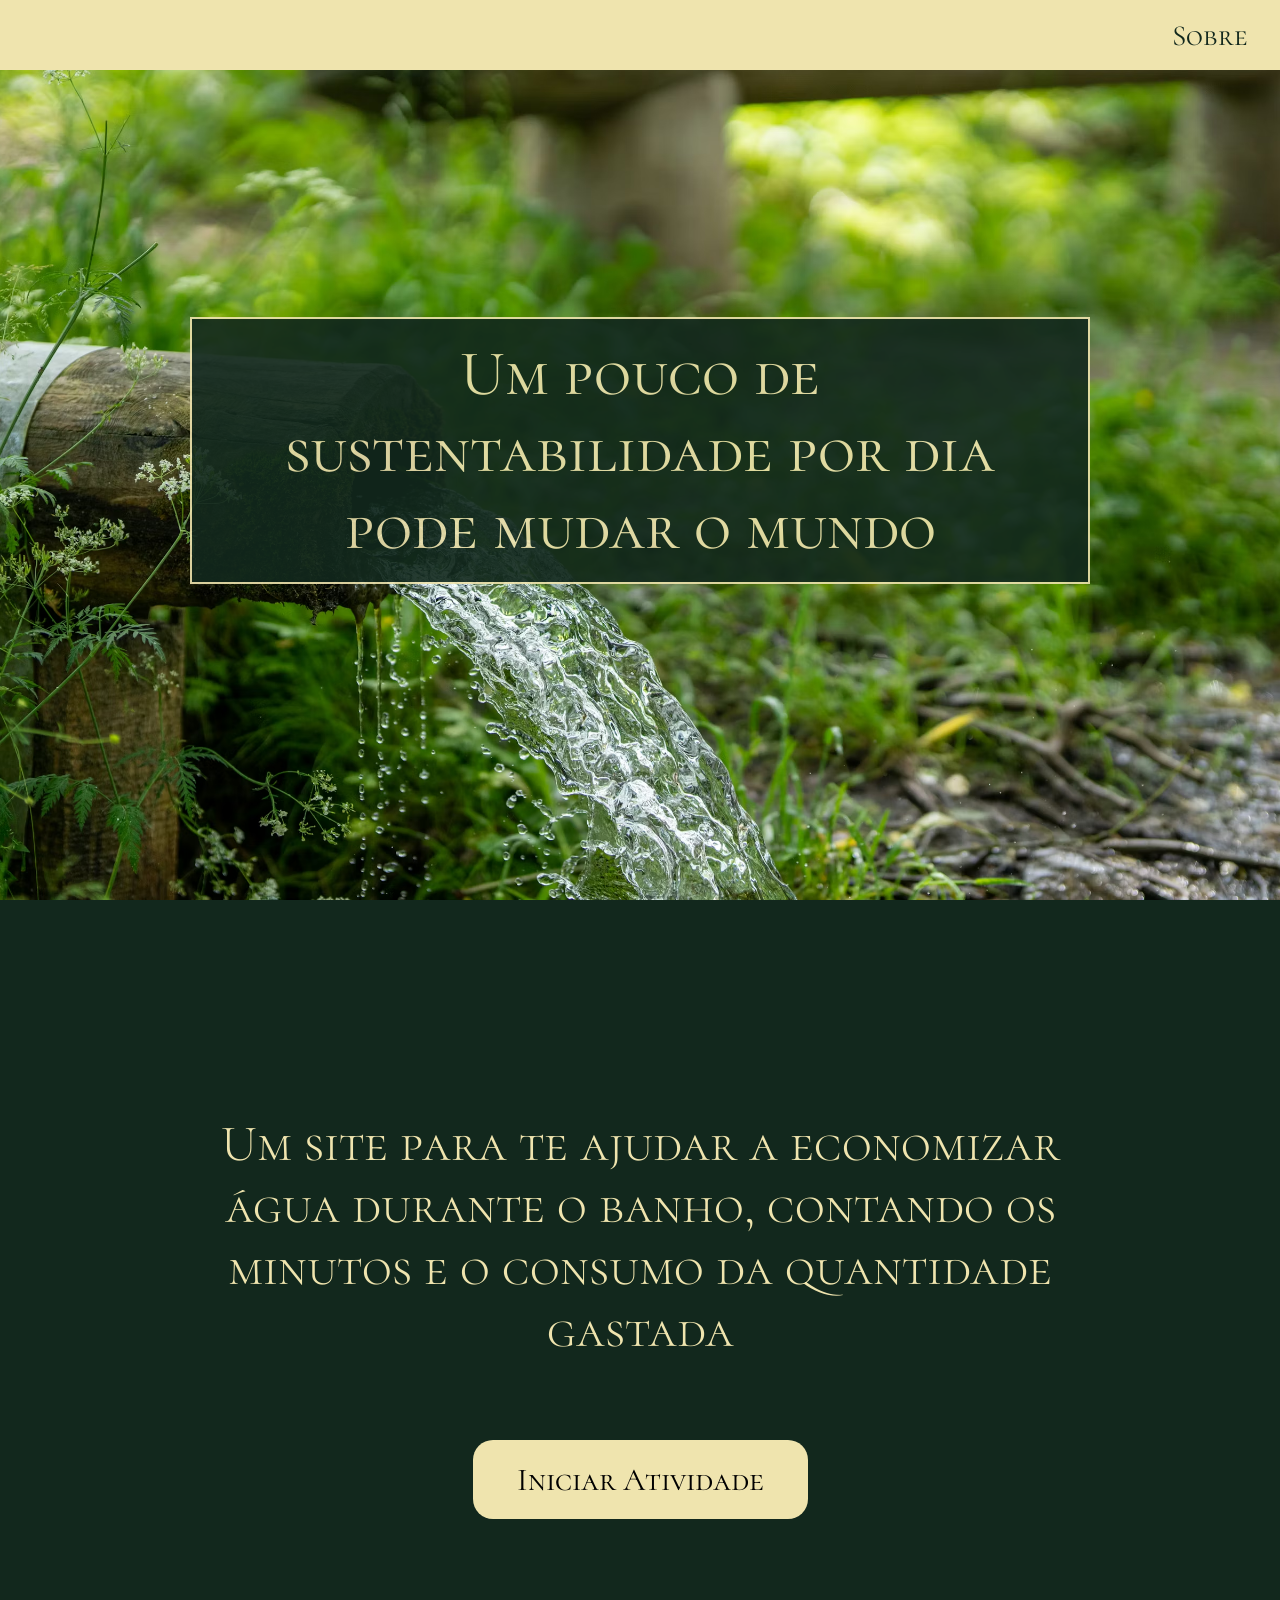
<file: index.html>
<!doctype html>
<html lang="en">
  <head>
    <link rel="preconnect" href="https://fonts.googleapis.com" />
    <link rel="preconnect" href="https://fonts.gstatic.com" crossorigin />
    <link
      href="https://fonts.googleapis.com/css2?family=Cormorant+SC:wght@300;400;500;600;700&display=swap"
      rel="stylesheet"
    />
    <meta charset="UTF-8" />
    <meta name="viewport" content="width=device-width, initial-scale=1.0" />
    <title>Consumo Sustentável</title>
    <link rel="stylesheet" href="style.css" />
  </head>
  <body>
    <nav>
      <a href="#about">Sobre</a>
    </nav>

    <section class="hero">
      <picture>
        <source media="(max-width: 600px)" srcset="imagens/aguabonita2.jpeg" />
        <img src="imagens/aguabonita.jpeg" alt="Paisagem de água" />
      </picture>
      <h1>Um pouco de sustentabilidade por dia pode mudar o mundo</h1>
    </section>

    <div id="about">
      <h2>
        Um site para te ajudar a economizar água durante o banho, contando os
        minutos e o consumo da quantidade gastada
      </h2>
    </div>

    <div id="iniciar">
      <button onclick="location.href = 'banho.html'">Iniciar Atividade</button>
    </div>
  </body>
</html>
</file>
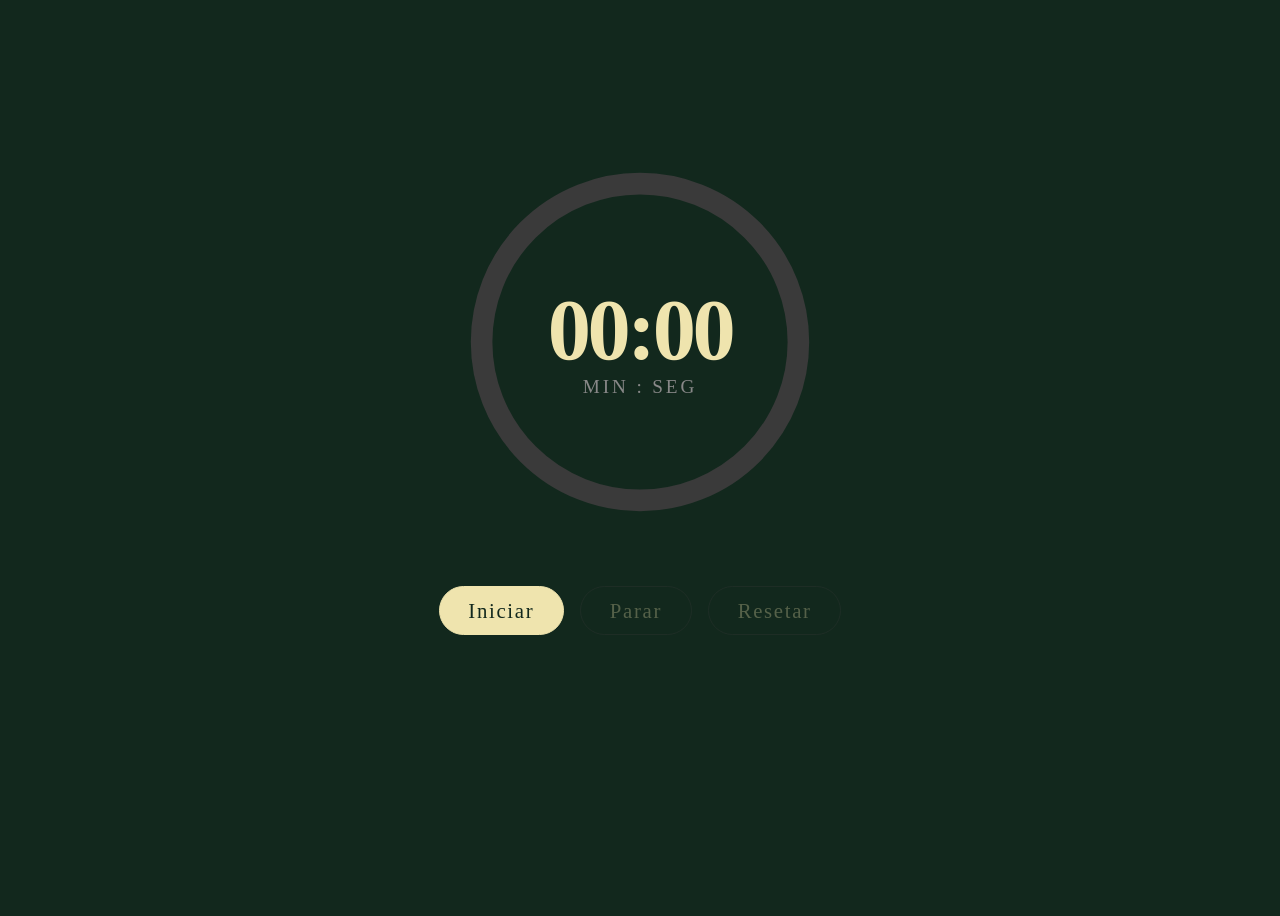
<file: banho.html>
<!doctype html>
<html lang="en">
  <head>
    <meta charset="UTF-8" />
    <meta name="viewport" content="width=device-width, initial-scale=1.0" />
    <title>Document</title>
    <link rel="stylesheet" href="stylebanho.css" />
    <script src="script.js" defer></script>
  </head>
  <body id="banho">
    <div class="ring-wrap">
      <svg viewBox="0 0 100 100">
        <circle class="ring-bg" cx="50" cy="50" r="44" />
        <circle class="ring-progress" id="ring" cx="50" cy="50" r="44" />
      </svg>
      <div class="time-display">
        <span class="digits" id="digits">00:00</span>
        <span class="unit">min : seg</span>
      </div>
    </div>

    <div class="controls">
      <button class="btn primary" id="btn-start">Iniciar</button>
      <button class="btn" id="btn-stop" disabled>Parar</button>
      <button class="btn" id="btn-reset" disabled>Resetar</button>
    </div>

    <div class="message-box" id="msg-box">
      <div class="emoji" id="msg-emoji"></div>
      <div class="msg-title" id="msg-title"></div>
      <div class="msg-text" id="msg-text"></div>
    </div>

    <div class="history-wrap" id="history-wrap" style="display: none">
      <div class="history-header">
        <span class="history-title">HISTÓRICO</span>
        <button class="btn-clear" id="btn-clear">Limpar</button>
      </div>
      <div class="history-list" id="history-list"></div>
      <p class="saved-badge"></p>
    </div>
  </body>
</html>
</file>
<file: style.css>
:root {
  --bg: #12281d;
  --fg: #12281d;
  --fontcolor: #efe4ae;
  --fontletter: "Cormorant SC", serif;
}

html {
  scroll-behavior: smooth;
}

*,
*::before,
*::after {
  box-sizing: border-box;
}

body {
  margin: 0;
  padding: 0;
  min-width: 280px;
  background-color: var(--bg);
  display: flex;
  flex-direction: column;
  align-items: center;
  min-height: 100vh;
  width: 100%;
  overflow-x: hidden;
}

/*Barra de navegação "Sobre" */
nav {
  position: absolute;
  top: 0;
  left: 0;
  width: 100%;
  height: 70px;
  background-color: var(--fontcolor);
  z-index: 100;
  display: flex;
  justify-content: flex-end;
  align-items: center;
  padding: 0 16px;
  font-size: 130%;
}

nav a {
  display: block;
  color: var(--fg);
  font-family: var(--fontletter);
  font-size: 1.4em;
  text-decoration: none;
  padding: 14px 16px;
}

nav a:hover {
  opacity: 0.7;
}

/* Adaptabilidade para mobile */
.hero {
  position: relative;
  width: 100%;
  height: 100svh;
  display: flex;
  justify-content: center;
  align-items: center;
}

/* Imagem de fundo*/
.hero img {
  position: absolute;
  top: 0;
  left: 0;
  width: 100%;
  height: 100%;
  object-fit: cover;
  z-index: 0;
}

h1 {
  position: relative;
  z-index: 1;
  text-align: center;
  font-family: var(--fontletter);
  font-weight: 400;
  font-style: normal;
  font-size: clamp(1.8em, 5vw, 4.5em);
  color: var(--fontcolor);
  width: min(80%, 900px);
  border: 2px solid var(--fontcolor);
  background-color: var(--bg);
  opacity: 0.9;
  padding: 16px 24px;
}

#about {
  width: 100%;
  display: flex;
  justify-content: center;
  align-items: center;
  padding: 80px 24px 60px;
  min-height: 60svh;
}

h2 {
  text-align: center;
  font-family: var(--fontletter);
  font-weight: 300;
  font-style: normal;
  font-size: clamp(1.5em, 4vw, 3.5em);
  color: var(--fontcolor);
  width: min(80%, 860px);
  margin: 0;
  height: 15vh;
}

#iniciar {
  width: 100%;
  display: flex;
  justify-content: center;
  align-items: flex-start;
  padding: 0px 24px 80px;
  min-height: 40vh;
}

#iniciar button {
  background-color: var(--fontcolor);
  border: none;
  font-family: var(--fontletter);
  padding: clamp(12px, 2vw, 20px) clamp(24px, 4vw, 44px);
  border-radius: 20px;
  text-align: center;
  font-size: clamp(1.2em, 3vw, 2em);
  cursor: pointer;
  transition: opacity 0.2s ease;
}

#iniciar button:hover {
  opacity: 0.8;
}

@media (max-width: 360px) {
  h1 {
    font-size: 1.5em;
    padding: 12px 16px;
  }

  h2 {
    font-size: 1.3em;
  }
}
</file>
<file: stylebanho.css>
:root {
  --bg: #12281d;
  --fg: #12281d;
  --accent: #efe4ae;
  --muted: #3a3a3a;
  --ring-size: clamp(220px, 72vw, 360px);
}


*,
*::before,
*::after {
  box-sizing: border-box;
}

body {
  background: var(--bg);
  color: var(--fg);
  font-family: "Cormorant SC", serif;
  min-height: 100svh; 
  display: flex;
  flex-direction: column;
  align-items: center;
  justify-content: center;
  gap: clamp(1.5rem, 5vw, 5rem);
  padding: clamp(1rem, 4vw, 2rem);
  overflow-x: hidden;
}

h1 {
  font-family: "Cormorant SC", serif;
  font-size: clamp(1.4rem, 5vw, 2.4rem);
  letter-spacing: -0.03em;
  color: var(--accent);
  text-align: center;
  margin: 0;
}

/* ── Anel ── */
.ring-wrap {
  position: relative;
  width: var(--ring-size);
  height: var(--ring-size);
  flex-shrink: 0;
}
.ring-wrap svg {
  width: 100%;
  height: 100%;
  transform: rotate(-90deg);
}
.ring-bg {
  fill: none;
  stroke: var(--muted);
  stroke-width: 6;
}
.ring-progress {
  fill: none;
  stroke: var(--accent);
  stroke-width: 6;
  stroke-linecap: round;
  transition:
    stroke-dashoffset 0.1s linear,
    stroke 0.4s;
}
.time-display {
  position: absolute;
  inset: 0;
  display: flex;
  flex-direction: column;
  align-items: center;
  justify-content: center;
  gap: 0.2rem;
}
.digits {
  font-family: "Cormorant SC", serif;
  font-size: clamp(3.2rem, 10vw, 5.4rem);
  font-weight: 800;
  letter-spacing: -0.04em;
  line-height: 1;
  transition: color 0.4s;
}
.unit {
  font-size: clamp(0.7rem,2vw,1.2rem); 
  color: #888;
  letter-spacing: 0.15em;
  text-transform: uppercase;
}

/* ── Botões ── */
.controls {
  display: flex;
  gap: clamp(0.5rem, 2vw, 1rem); 
  flex-wrap: wrap; 
  justify-content: center;
}
.btn {
  font-family: "Cormorant SC", serif;
  font-size: clamp(
    0.5rem,
    3.5vw,
    1.3rem
  );
  letter-spacing: 0.08em;
  padding: clamp(0.5rem, 1.5vw, 0.7rem) clamp(1rem, 3vw, 1.8rem);
  border-radius: 999px;
  border: 1.5px solid var(--muted);
  background: transparent;
  color: var(--accent);
  cursor: pointer;
  transition: all 0.2s;
  white-space: nowrap; 
}
.btn:hover {
  border-color: var(--accent);
  color: var(--accent);
}
.btn.primary {
  background: var(--accent);
  color: var(--bg);
  border-color: var(--accent);
  font-weight: 500;
}
.btn.primary:hover {
  filter: brightness(1.1);
}
.btn:disabled {
  opacity: 0.3;
  cursor: not-allowed;
}

/* Mensagem */
.message-box {
  width: min(400px, 90vw);
  background: #1a1a1a;
  border: 1px solid var(--muted);
  border-radius: 1.2rem;
  padding: clamp(1rem, 3vw, 1.4rem) clamp(1rem, 4vw, 1.8rem);
  text-align: center;
  opacity: 0;
  transform: translateY(16px);
  transition:
    opacity 0.5s,
    transform 0.5s;
  pointer-events: none;
}
.message-box.visible {
  opacity: 1;
  transform: translateY(0);
  pointer-events: auto;
}
.message-box .emoji {
  font-size: clamp(1.8rem, 5vw, 2.5rem);
  margin-bottom: 0.5rem;
}
.message-box .msg-title {
  font-family: "Cormorant SC", serif;
  font-size: clamp(1.4rem, 4vw, 2.05rem);
  color: var(--accent);
  margin-bottom: 0.4rem;
}
.message-box .msg-text {
  font-size: clamp(0.85rem, 2.5vw, 1rem);
  color: #aaa;
  line-height: 1.6;
}
/* Histórico  */
.history-wrap {
  width: min(400px, 90vw); 
}
.history-header {
  display: flex;
  align-items: center;
  justify-content: space-between;
  margin-bottom: clamp(1rem, 3vw, 2rem); 
}
.history-title {
  font-family: "Cormorant SC", serif;
  font-size: clamp(1.3rem, 4vw, 1.95rem);
  color: var(--accent);
}

.btn-clear {
  font-family: "Cormorant SC", serif;
  font-size: 0.9rem;
  background: transparent;
  border: 1px solid var(--muted);
  color: #666;
  padding: 0.25rem 0.8rem;
  border-radius: 999px;
  cursor: pointer;
  transition: all 0.2s;
  white-space: nowrap; 
}
.btn-clear:hover {
  border-color: #ff5a5a;
  color: #ff5a5a;
}

.history-list {
  display: flex;
  flex-direction: column;
  gap: 0.5rem;
  max-height: 220px;
  overflow-y: auto;
  padding-right: 0.2rem;
}
.history-list::-webkit-scrollbar {
  width: 4px;
}
.history-list::-webkit-scrollbar-thumb {
  background: var(--muted);
  border-radius: 999px;
}

.history-item {
  display: flex;
  align-items: center;
  gap: 0.75rem;
  background: #efe4ae;
  border: 1px solid var(--muted);
  border-radius: 0.8rem;
  padding: 0.65rem 1rem;
  animation: slideIn 0.3s ease;
}
@keyframes slideIn {
  from {
    opacity: 0;
    transform: translateY(-8px);
  }
  to {
    opacity: 1;
    transform: translateY(0);
  }
}
.h-emoji {
  font-size: 1.2rem;
}
.h-info {
  flex: 1;
  min-width: 0;
} 
.h-time {
  font-family: "Cormorant SC", serif;
  font-size: 0.95rem;
  font-weight: 700;
  color: var(--fg);
}
.h-label {
  font-size: 0.72rem;
  color: var(--fg);
  margin-top: 0.1rem;
  white-space: nowrap;
  overflow: hidden;
  text-overflow: ellipsis;
}
.h-clock {
  font-size: 0.72rem;
  color: var(--fg);
  white-space: nowrap;
}
.saved-badge {
  font-size: 0.65rem;
  color: var(--accent);
  text-align: right;
  margin-top: 0.5rem;
  letter-spacing: 0.05em;
}

@media (max-width: 360px) {
  .controls {
    gap: 0.4rem;
  }
  .btn {
    padding: 0.4rem 0.8rem;
    font-size: 0.9rem;
  }
}
</file>
